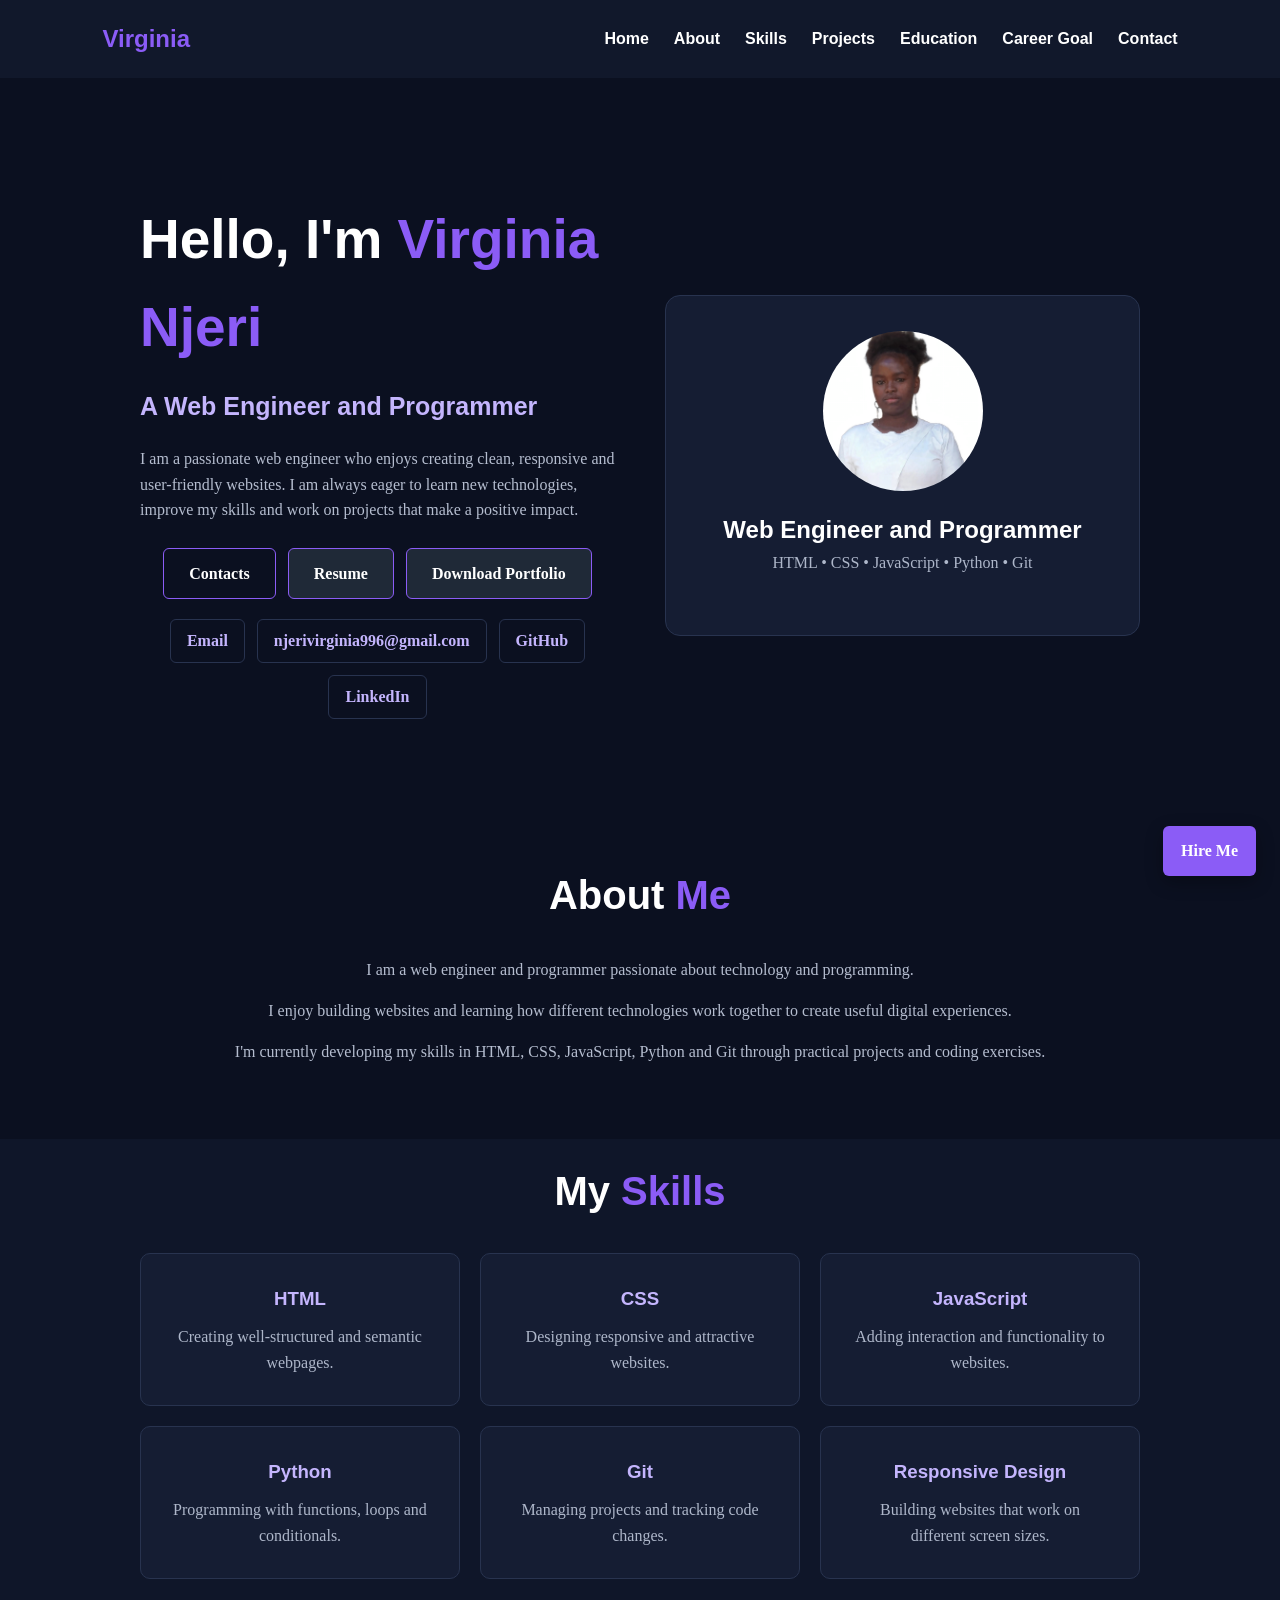
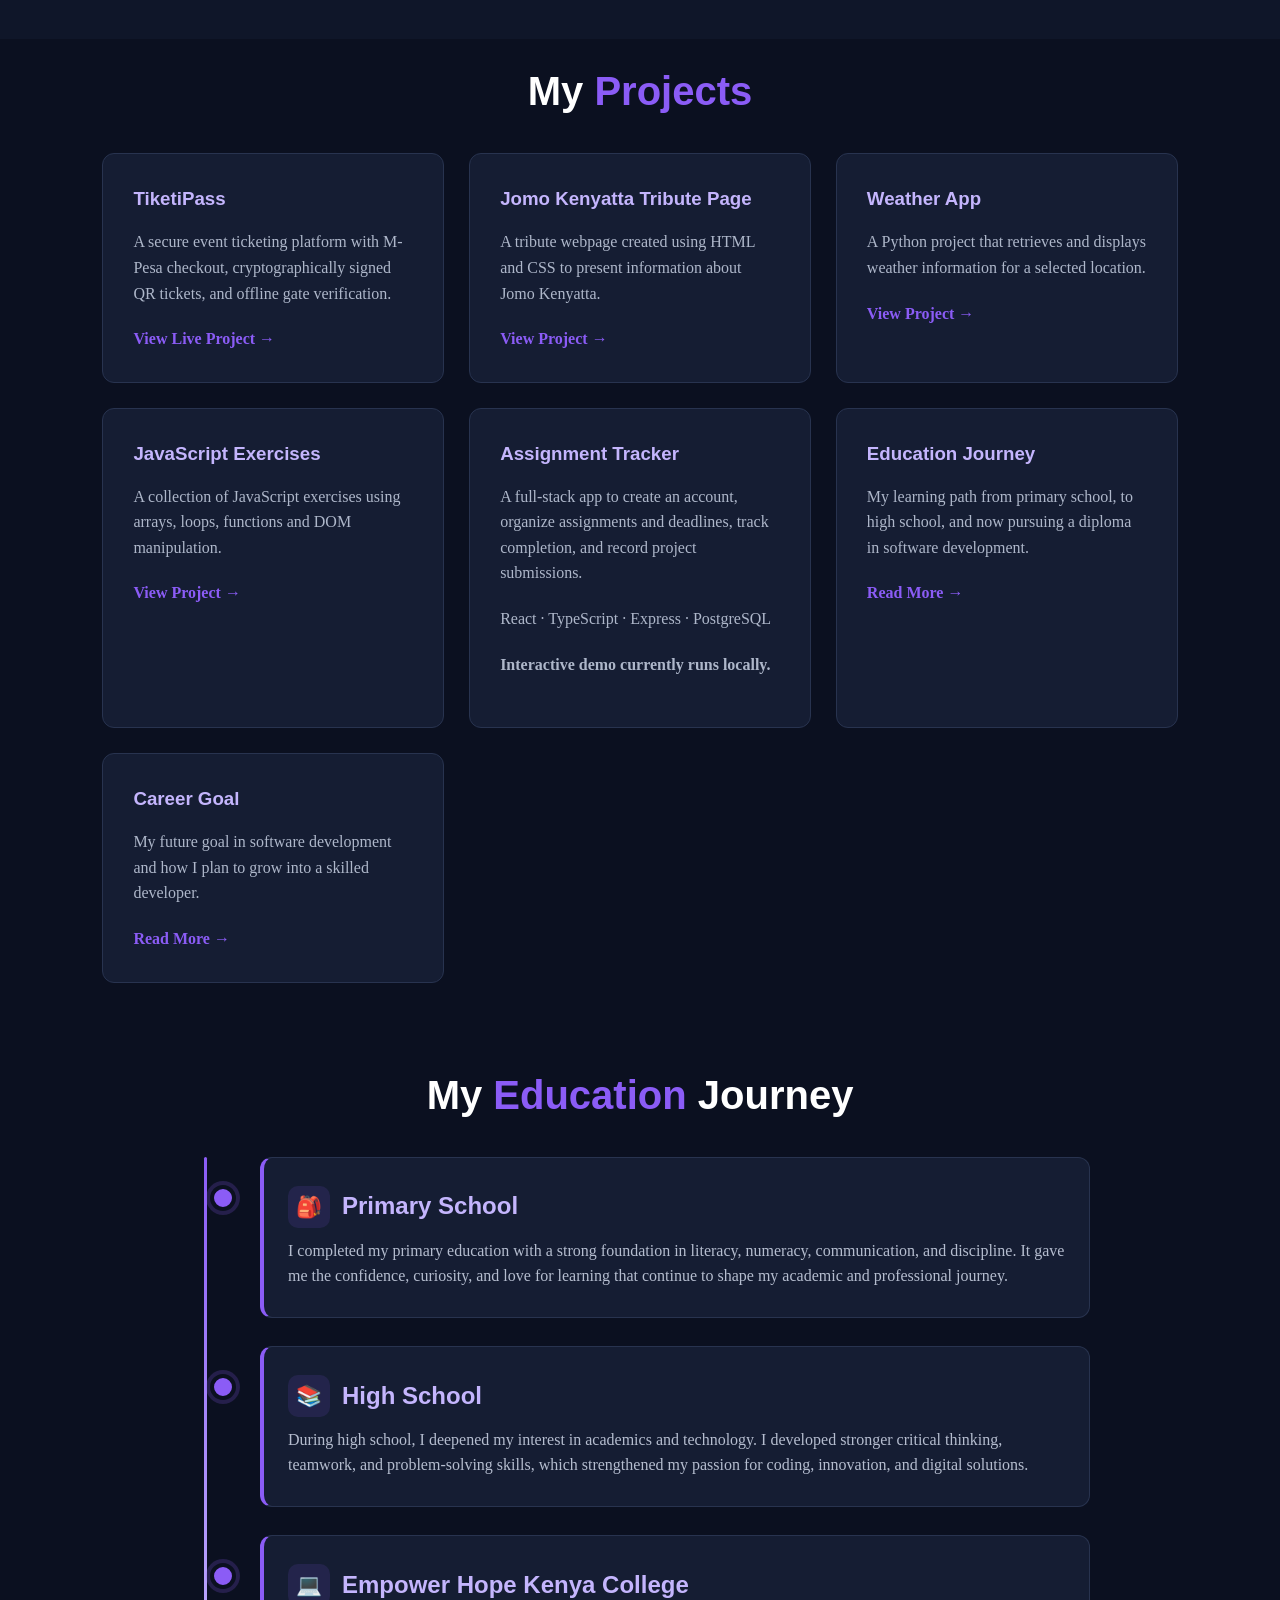
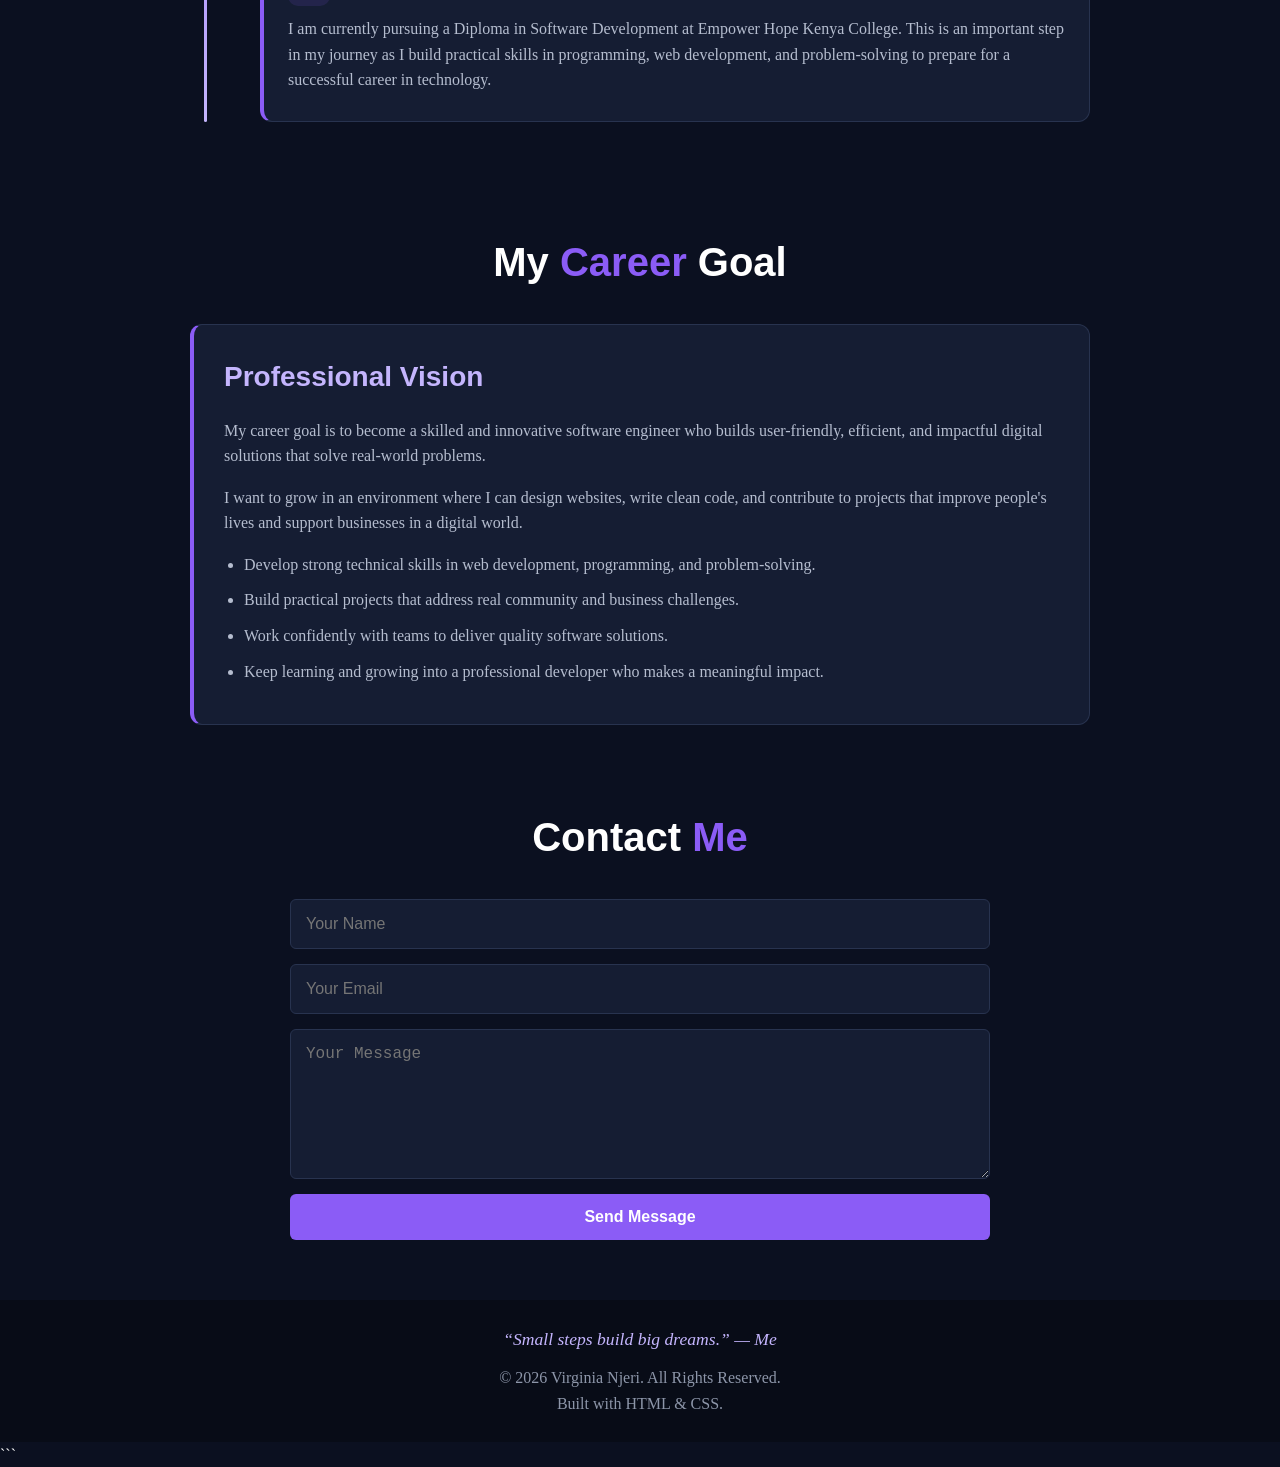
<file: index.html>
<!DOCTYPE html>
<html lang="en">
<head>
    <meta charset="UTF-8">
    <meta name="viewport" content="width=device-width, initial-scale=1.0">

    <title>Virginia Njeri | Portfolio</title>

    <style>
        * {
            margin: 0;
            padding: 0;
            box-sizing: border-box;
            scroll-behavior: smooth;
        }

        body {
            font-family: "Times New Roman", Times, serif;
            background-color: #0b1020;
            color: white;
            line-height: 1.6;
        }

        h1,
        h2,
        h3,
        nav,
        button {
            font-family: Arial, Helvetica, sans-serif;
        }

        /* NAVBAR */
        nav {
            background-color: #11182b;
            padding: 20px 8%;
            display: flex;
            justify-content: space-between;
            align-items: center;
            position: sticky;
            top: 0;
            z-index: 1000;
        }

        nav h2 {
            color: #8b5cf6;
        }

        nav ul {
            display: flex;
            list-style: none;
            gap: 25px;
        }

        nav ul li a {
            color: white;
            text-decoration: none;
            font-weight: bold;
        }

        nav ul li a:hover {
            color: #8b5cf6;
        }

        /* HERO */
        #home {
            min-height: 85vh;
            display: flex;
            justify-content: center;
            align-items: center;
            padding: 30px 8% 20px;
        }

        .hero {
            max-width: 1000px;
            display: grid;
            grid-template-columns: 1fr 1fr;
            gap: 50px;
            align-items: center;
        }

        .hero h1 {
            font-size: 55px;
            margin-bottom: 15px;
        }

        .hero h1 span {
            color: #8b5cf6;
        }

        .hero h3 {
            color: #c4b5fd;
            font-size: 25px;
            margin-bottom: 20px;
        }

        .hero p {
            color: #b5bdcf;
            margin-bottom: 25px;
        }

        .buttons {
            display: flex;
            justify-content: center;
            flex-wrap: wrap;
            gap: 12px;
            margin-bottom: 20px;
        }

        .buttons a {
            display: inline-block;
            padding: 12px 25px;
            border-radius: 6px;
            text-decoration: none;
            font-weight: bold;
            text-align: center;
        }

        .btn-primary {
            background-color: #8b5cf6;
            color: white;
        }

        .btn-secondary {
            border: 1px solid #8b5cf6;
            color: white;
        }

        .btn-download {
            background-color: #1f2937;
            border: 1px solid #8b5cf6;
            color: white;
        }

        .btn-primary:hover,
        .btn-secondary:hover,
        .btn-download:hover {
            background-color: #6d28d9;
        }

        .hero-card {
            background-color: #151d33;
            padding: 35px;
            border-radius: 15px;
            border: 1px solid #28334f;
            text-align: center;
        }

        .hero-card .circle {
            width: 160px;
            height: 160px;
            margin: auto;
            border-radius: 50%;
            overflow: hidden;
            object-fit: cover;
            background-color: #8b5cf6;
            display: flex;
            align-items: center;
            justify-content: center;
            font-size: 55px;
            font-weight: bold;
        }

        /* GENERAL SECTIONS */
        section {
            padding: 20px 8% 60px;
        }

        .section-title {
            text-align: center;
            margin-bottom: 30px;
        }

        .section-title h2 {
            font-size: 40px;
        }

        .section-title span {
            color: #8b5cf6;
        }

        /* ABOUT */
        .about {
            max-width: 900px;
            margin: auto;
            text-align: center;
        }

        .about p {
            color: #b5bdcf;
            margin-bottom: 15px;
        }

        /* SKILLS */
        #skills {
            background-color: #0f1629;
        }

        .skills-container {
            max-width: 1000px;
            margin: auto;
            display: grid;
            grid-template-columns: repeat(3, 1fr);
            gap: 20px;
        }

        .skill {
            background-color: #151d33;
            padding: 30px;
            border-radius: 10px;
            text-align: center;
            border: 1px solid #28334f;
        }

        .skill h3 {
            color: #c4b5fd;
            margin-bottom: 10px;
        }

        .skill p {
            color: #aeb7ca;
        }

        /* PROJECTS */
        .projects {
            max-width: 1100px;
            margin: auto;
            display: grid;
            grid-template-columns: repeat(3, 1fr);
            gap: 25px;
        }

        .project {
            background-color: #151d33;
            border-radius: 12px;
            padding: 30px;
            border: 1px solid #28334f;
            transition: transform 0.3s ease, border-color 0.3s ease;
        }

        .project:hover {
            transform: translateY(-4px);
            border-color: #8b5cf6;
        }

        .project h3 {
            color: #c4b5fd;
            margin-bottom: 15px;
        }

        .project p {
            color: #aeb7ca;
            margin-bottom: 20px;
        }

        .project a {
            color: #8b5cf6;
            text-decoration: none;
            font-weight: bold;
        }

        .project-note {
            color: #c4b5fd;
            font-weight: bold;
        }

        /* EDUCATION & CAREER GOAL */
        .timeline {
            position: relative;
            max-width: 900px;
            margin: 0 auto;
            padding-left: 20px;
        }

        .timeline::before {
            content: "";
            position: absolute;
            left: 14px;
            top: 0;
            bottom: 0;
            width: 3px;
            background: linear-gradient(180deg, #8b5cf6, #c4b5fd);
            border-radius: 10px;
        }

        .timeline-item {
            position: relative;
            margin-bottom: 28px;
            padding-left: 50px;
        }

        .timeline-item::before {
            content: "";
            position: absolute;
            left: 0;
            top: 28px;
            width: 18px;
            height: 18px;
            border-radius: 50%;
            background: #8b5cf6;
            border: 4px solid #0b1020;
            box-shadow: 0 0 0 4px rgba(139, 92, 246, 0.2);
        }

        .timeline-card {
            background-color: #151d33;
            border: 1px solid #28334f;
            border-left: 4px solid #8b5cf6;
            border-radius: 12px;
            padding: 28px 24px;
        }

        .timeline-header {
            display: flex;
            align-items: center;
            gap: 12px;
            margin-bottom: 10px;
        }

        .timeline-icon {
            width: 42px;
            height: 42px;
            border-radius: 10px;
            background: rgba(139, 92, 246, 0.12);
            color: #c4b5fd;
            display: flex;
            align-items: center;
            justify-content: center;
            font-size: 1.3rem;
        }

        .timeline-card h3 {
            color: #c4b5fd;
            font-size: 24px;
        }

        .timeline-card p,
        .career-goal-box p,
        .career-goal-box li {
            color: #b5bdcf;
        }

        .career-goal-box {
            max-width: 900px;
            margin: auto;
            background-color: #151d33;
            border: 1px solid #28334f;
            border-left: 4px solid #8b5cf6;
            border-radius: 12px;
            padding: 30px;
        }

        .career-goal-box h3 {
            color: #c4b5fd;
            margin-bottom: 18px;
            font-size: 28px;
        }

        .career-goal-box p {
            margin-bottom: 16px;
        }

        .career-goal-box ul {
            padding-left: 20px;
        }

        .career-goal-box li {
            margin-bottom: 10px;
        }

        /* CONTACT */
        .contact {
            max-width: 700px;
            margin: auto;
        }

        .contact form {
            display: flex;
            flex-direction: column;
            gap: 15px;
        }

        .contact input,
        .contact textarea {
            padding: 15px;
            border: 1px solid #28334f;
            border-radius: 6px;
            background-color: #151d33;
            color: white;
            font-size: 16px;
        }

        .contact textarea {
            height: 150px;
            resize: vertical;
        }

        .contact button {
            padding: 14px;
            border: none;
            border-radius: 6px;
            background-color: #8b5cf6;
            color: white;
            font-size: 16px;
            font-weight: bold;
            cursor: pointer;
        }

        .contact button:hover {
            background-color: #6d28d9;
        }

        /* FOOTER */
        footer {
            background-color: #080c17;
            text-align: center;
            padding: 25px;
            color: #8d96a9;
        }

        .footer-quote {
            margin-bottom: 12px;
            color: #c4b5fd;
            font-size: 1.1rem;
            font-style: italic;
        }

        .social-links {
            display: flex;
            justify-content: center;
            flex-wrap: wrap;
            gap: 12px;
            margin-bottom: 18px;
        }

        .social-links a {
            display: inline-block;
            padding: 8px 16px;
            border: 1px solid #28334f;
            border-radius: 6px;
            color: #c4b5fd;
            text-decoration: none;
            font-weight: bold;
            transition: 0.3s;
        }

        .social-links a:hover,
        .social-links a:focus {
            background-color: #8b5cf6;
            border-color: #8b5cf6;
            color: white;
        }

        .hire-me {
            position: fixed;
            right: 24px;
            bottom: 24px;
            z-index: 999;
            padding: 12px 18px;
            border-radius: 6px;
            background-color: #8b5cf6;
            color: white;
            text-decoration: none;
            font-weight: bold;
            box-shadow: 0 6px 18px rgba(0, 0, 0, 0.3);
            animation: float-hire-me 3s ease-in-out infinite;
            transition: 0.3s;
        }

        @keyframes float-hire-me {
            0%,
            100% {
                transform: translateY(0);
            }
            50% {
                transform: translateY(-8px);
            }
        }

        .hire-me:hover,
        .hire-me:focus {
            background-color: #6d28d9;
            transform: translateY(-3px);
        }

        /* RESPONSIVE DESIGN */
        @media (max-width: 800px) {

            nav {
                flex-direction: column;
                gap: 15px;
            }

            nav ul {
                flex-wrap: wrap;
                justify-content: center;
            }

            .hero {
                grid-template-columns: 1fr;
                text-align: center;
            }

            .hero h1 {
                font-size: 42px;
            }

            .skills-container,
            .projects {
                grid-template-columns: 1fr;
            }
        }
    </style>
</head>

<body>

    <!-- NAVIGATION -->
    <nav>
        <h2>Virginia</h2>

        <ul>
            <li><a href="#home">Home</a></li>
            <li><a href="#about">About</a></li>
            <li><a href="#skills">Skills</a></li>
            <li><a href="#projects">Projects</a></li>
            <li><a href="#education">Education</a></li>
            <li><a href="#career">Career Goal</a></li>
            <li><a href="#contact">Contact</a></li>
        </ul>
    </nav>


    <!-- HOME -->
    <section id="home">

        <div class="hero">

            <div>
                <h1>Hello, I'm <span>Virginia Njeri</span></h1>

                <h3>A Web Engineer and Programmer</h3>

                <p>
                    I am a passionate web engineer who enjoys creating
                    clean, responsive and user-friendly websites.
                     I am always eager to learn new technologies, improve my skills and work on projects that make a positive impact.
                </p>

                <div class="buttons">
                    <a href="#contact" class="btn-secondary">Contacts</a>
                    <a href="resume/index.html" class="btn-download" target="_blank" rel="noopener noreferrer">Resume</a>
                    <a href="index.html" id="download-portfolio" class="btn-download" download="Virginia-Njeri-Portfolio.html">Download Portfolio</a>
                </div>

                <div class="social-links" aria-label="Social networks">
                    <a href="mailto:njerivirginia996@gmail.com">Email</a>
                    <a href="mailto:njerivirginia996@gmail.com">njerivirginia996@gmail.com</a>
                    <a href="https://github.com/njerivirginia996-sketch" target="_blank" rel="noopener noreferrer">GitHub</a>
                    <a href="https://www.linkedin.com/in/virginia-njeri-1724ba429" target="_blank" rel="noopener noreferrer">LinkedIn</a>
                </div>
            </div>


            <div class="hero-card">

                <img class="circle" src="profile.jpg" alt="Virginia Njeri">

                <h2 style="margin-top: 20px;">
                    Web Engineer and Programmer
                </h2>

                <p style="color: #aeb7ca;">
                    HTML • CSS • JavaScript • Python • Git
                </p>

            </div>

        </div>

    </section>


    <!-- ABOUT -->
    <section id="about">

        <div class="section-title">
            <h2>About <span>Me</span></h2>
        </div>

        <div class="about">

            <p>
                I am a web engineer and programmer
                passionate about technology and programming.
            </p>

            <p>
                I enjoy building websites and learning how different
                technologies work together to create useful digital experiences.
            </p>

            <p>
                I'm currently developing my skills in HTML, CSS,
                JavaScript, Python and Git through practical projects
                and coding exercises.
            </p>

        </div>

    </section>


    <!-- SKILLS -->
    <section id="skills">

        <div class="section-title">
            <h2>My <span>Skills</span></h2>
        </div>

        <div class="skills-container">

            <div class="skill">
                <h3>HTML</h3>
                <p>
                    Creating well-structured and semantic webpages.
                </p>
            </div>

            <div class="skill">
                <h3>CSS</h3>
                <p>
                    Designing responsive and attractive websites.
                </p>
            </div>

            <div class="skill">
                <h3>JavaScript</h3>
                <p>
                    Adding interaction and functionality to websites.
                </p>
            </div>

            <div class="skill">
                <h3>Python</h3>
                <p>
                    Programming with functions, loops and conditionals.
                </p>
            </div>

            <div class="skill">
                <h3>Git</h3>
                <p>
                    Managing projects and tracking code changes.
                </p>
            </div>

            <div class="skill">
                <h3>Responsive Design</h3>
                <p>
                    Building websites that work on different screen sizes.
                </p>
            </div>

        </div>

    </section>


    <!-- PROJECTS -->
    <section id="projects">

        <div class="section-title">
            <h2>My <span>Projects</span></h2>
        </div>

        <div class="projects">

            <div class="project">

                <h3>TiketiPass</h3>

                <p>
                    A secure event ticketing platform with M-Pesa checkout,
                    cryptographically signed QR tickets, and offline gate verification.
                </p>

                <a href="https://tiketipass.onrender.com" target="_blank" rel="noopener noreferrer">View Live Project →</a>

            </div>

            <div class="project">

                <h3>Jomo Kenyatta Tribute Page</h3>

                <p>
                    A tribute webpage created using HTML and CSS
                    to present information about Jomo Kenyatta.
                </p>

                <a href="#">View Project →</a>

            </div>


            <div class="project">

                <h3>Weather App</h3>

                <p>
                    A Python project that retrieves and displays
                    weather information for a selected location.
                </p>

                <a href="#">View Project →</a>

            </div>


            <div class="project">

                <h3>JavaScript Exercises</h3>

                <p>
                    A collection of JavaScript exercises using
                    arrays, loops, functions and DOM manipulation.
                </p>

                <a href="#">View Project →</a>

            </div>

            <div class="project">

                <h3>Assignment Tracker</h3>

                <p>
                    A full-stack app to create an account, organize assignments and
                    deadlines, track completion, and record project submissions.
                </p>

                <p class="project-technologies">
                    React · TypeScript · Express · PostgreSQL
                </p>

                <p class="project-note">
                    Interactive demo currently runs locally.
                </p>

            </div>

            <div class="project">

                <h3>Education Journey</h3>

                <p>
                    My learning path from primary school, to high school, and now pursuing a diploma in software development.
                </p>

                <a href="#education">Read More →</a>

            </div>

            <div class="project">

                <h3>Career Goal</h3>

                <p>
                    My future goal in software development and how I plan to grow into a skilled developer.
                </p>

                <a href="#career">Read More →</a>

            </div>

        </div>

    </section>

    <!-- EDUCATION -->
    <section id="education">

        <div class="section-title">
            <h2>My <span>Education</span> Journey</h2>
        </div>

        <div class="timeline">
            <div class="timeline-item">
                <div class="timeline-card">
                    <div class="timeline-header">
                        <div class="timeline-icon">🎒</div>
                        <h3>Primary School</h3>
                    </div>
                    <p>
                        I completed my primary education with a strong foundation in literacy, numeracy,
                        communication, and discipline. It gave me the confidence, curiosity, and love for learning
                        that continue to shape my academic and professional journey.
                    </p>
                </div>
            </div>

            <div class="timeline-item">
                <div class="timeline-card">
                    <div class="timeline-header">
                        <div class="timeline-icon">📚</div>
                        <h3>High School</h3>
                    </div>
                    <p>
                        During high school, I deepened my interest in academics and technology. I developed stronger
                        critical thinking, teamwork, and problem-solving skills, which strengthened my passion for coding,
                        innovation, and digital solutions.
                    </p>
                </div>
            </div>

            <div class="timeline-item">
                <div class="timeline-card">
                    <div class="timeline-header">
                        <div class="timeline-icon">💻</div>
                        <h3>Empower Hope Kenya College</h3>
                    </div>
                    <p>
                        I am currently pursuing a Diploma in Software Development at Empower Hope Kenya College.
                        This is an important step in my journey as I build practical skills in programming, web development,
                        and problem-solving to prepare for a successful career in technology.
                    </p>
                </div>
            </div>
        </div>

    </section>

    <!-- CAREER GOAL -->
    <section id="career">

        <div class="section-title">
            <h2>My <span>Career</span> Goal</h2>
        </div>

        <div class="career-goal-box">
            <h3>Professional Vision</h3>

            <p>
                My career goal is to become a skilled and innovative software engineer who builds user-friendly,
                efficient, and impactful digital solutions that solve real-world problems.
            </p>

            <p>
                I want to grow in an environment where I can design websites, write clean code, and contribute to projects
                that improve people's lives and support businesses in a digital world.
            </p>

            <ul>
                <li>Develop strong technical skills in web development, programming, and problem-solving.</li>
                <li>Build practical projects that address real community and business challenges.</li>
                <li>Work confidently with teams to deliver quality software solutions.</li>
                <li>Keep learning and growing into a professional developer who makes a meaningful impact.</li>
            </ul>
        </div>

    </section>

    <!-- CONTACT -->
    <section id="contact">

        <div class="section-title">
            <h2>Contact <span>Me</span></h2>
        </div>

        <div class="contact">



            <form>

                <input
                    type="text"
                    placeholder="Your Name"
                    required
                >

                <input
                    type="email"
                    placeholder="Your Email"
                    required
                >

                <textarea
                    placeholder="Your Message"
                    required
                ></textarea>

                <button type="submit">
                    Send Message
                </button>

            </form>

        </div>

    </section>


    <!-- FOOTER -->
    <footer>

        <p class="footer-quote">
            “Small steps build big dreams.” <span>— Me</span>
        </p>

        <p>
            © 2026 Virginia Njeri. All Rights Reserved.
        </p>

        <p>
            Built with HTML & CSS.
        </p>

    </footer>

    <script>
        const downloadPortfolio = document.querySelector("#download-portfolio");

        downloadPortfolio.addEventListener("click", function (event) {
            event.preventDefault();

            const portfolioDocument = document.documentElement.cloneNode(true);
            const resumeLink = portfolioDocument.querySelector('a[href="resume/index.html"]');

            if (resumeLink) {
                resumeLink.href = new URL("resume/index.html", window.location.href).href;
            }

            const portfolioHtml = "<!DOCTYPE html>\n" + portfolioDocument.outerHTML;
            const portfolioFile = new Blob([portfolioHtml], { type: "text/html" });
            const downloadUrl = URL.createObjectURL(portfolioFile);
            const downloadLink = document.createElement("a");

            downloadLink.href = downloadUrl;
            downloadLink.download = "Virginia-Njeri-Portfolio.html";
            document.body.appendChild(downloadLink);
            downloadLink.click();
            downloadLink.remove();
            URL.revokeObjectURL(downloadUrl);
        });
    </script>

    <a href="#contact" class="hire-me" aria-label="Hire me and go to the contact section">
        Hire Me
    </a>

</body>
</html>
```
</file>
